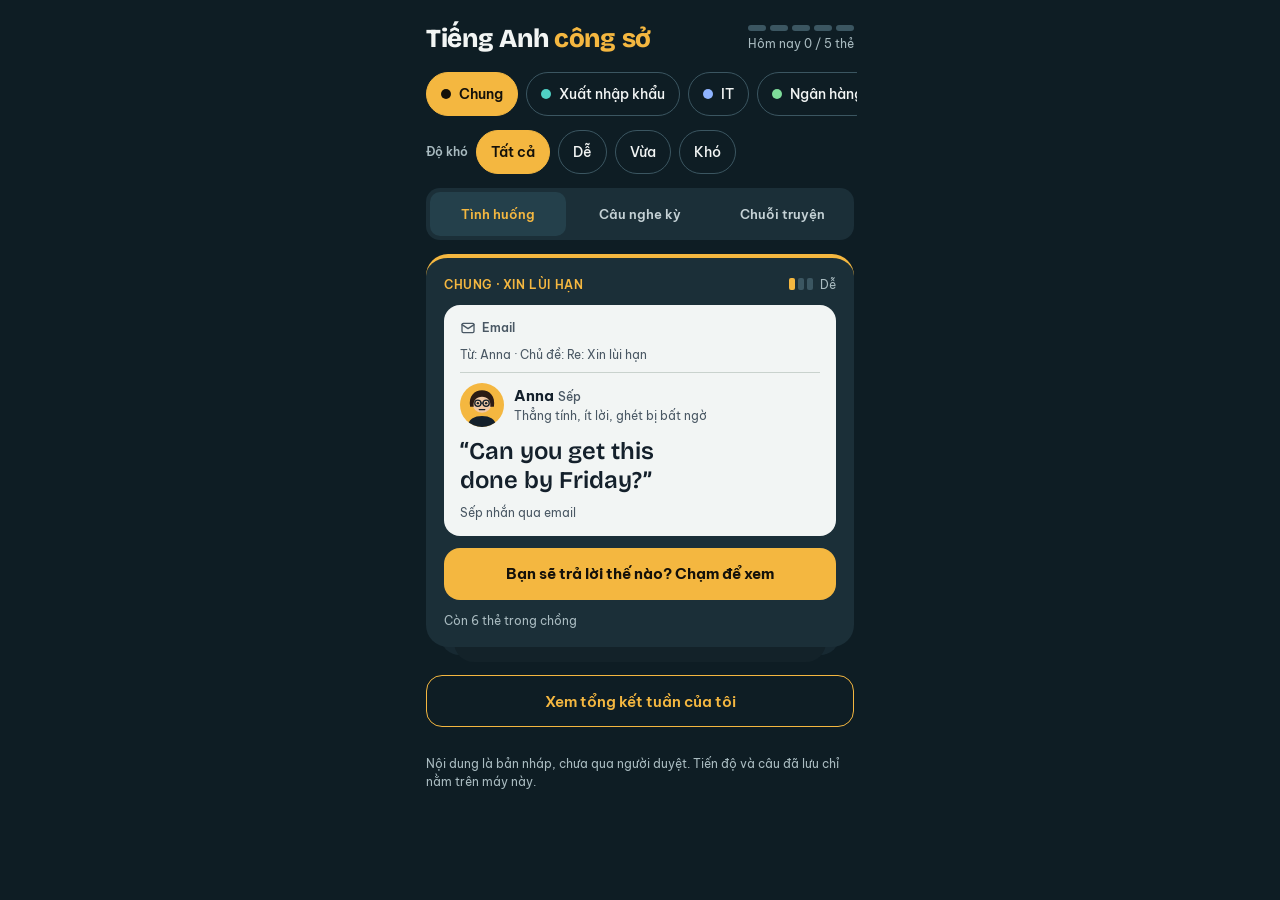
<file: office-english/index.html>
<!DOCTYPE html>
<html lang="vi">
<head>
<meta charset="utf-8">
<meta name="viewport" content="width=device-width, initial-scale=1">
<title>Tiếng Anh công sở: bản thử</title>
<link rel="manifest" href="manifest.webmanifest">
<meta name="theme-color" content="#0E1D24">
<link rel="icon" type="image/png" sizes="192x192" href="icons/icon-192.png">
<link rel="apple-touch-icon" href="icons/apple-touch-icon.png">
<meta name="apple-mobile-web-app-capable" content="yes">
<meta name="mobile-web-app-capable" content="yes">
<meta name="apple-mobile-web-app-status-bar-style" content="black-translucent">
<meta name="apple-mobile-web-app-title" content="TA công sở">
<link href="https://fonts.googleapis.com/css2?family=Be+Vietnam+Pro:wght@400;500;600;700&family=Bricolage+Grotesque:opsz,wght@12..96,600;12..96,800&display=swap" rel="stylesheet">
<style>
:root {
  /* Giao diện tối kiểu widget: chồng thẻ vuốt được, màu riêng từng ngành, khung riêng theo kênh liên lạc */
  --bg: #0E1D24;
  --card: #1B2F38;
  --card-2: #24404B;
  --line: #3B5661;
  --text: #F2F5F4;
  --muted: #A9BBC0;
  --soft: #C5D2D6;
  --accent: #F4B740;
  --accent-ink: #14110A;
  --paper: #F2F5F4;
  --paper-ink: #14202B;
  --font: 'Be Vietnam Pro', system-ui, -apple-system, 'Segoe UI', sans-serif;
  --display: 'Bricolage Grotesque', 'Be Vietnam Pro', system-ui, sans-serif;
  color-scheme: dark;
}
* { box-sizing: border-box; }
html, body { margin: 0; }
body { background: var(--bg); color: var(--text); font-family: var(--font); font-size: 15px; line-height: 1.45; }
main { max-width: 460px; margin: 0 auto; padding: 20px 16px 40px; display: flex; flex-direction: column; gap: 14px; }
button { font-family: inherit; cursor: pointer; }
button:focus-visible { outline: 3px solid var(--accent); outline-offset: 2px; }

.top { display: flex; justify-content: space-between; align-items: center; gap: 12px; }
h1 { margin: 0; font-family: var(--display); font-size: 26px; font-weight: 800; letter-spacing: -0.3px; }
h1 em { font-style: normal; color: var(--accent); transition: color .3s; }
.goal { display: flex; flex-direction: column; gap: 4px; align-items: flex-end; }
.goal-label { font-size: 12px; color: var(--muted); font-variant-numeric: tabular-nums; }
.goal-bar { display: flex; gap: 4px; }
.goal-bar i { width: 18px; height: 6px; border-radius: 3px; background: var(--line); transition: background .3s; }
.goal-bar i.on { background: var(--accent); }

.row { display: flex; gap: 8px; overflow-x: auto; scrollbar-width: none; padding: 3px; margin: -3px; align-items: center; }
.row::-webkit-scrollbar { display: none; }
.row-label { flex-shrink: 0; font-size: 12px; font-weight: 600; color: var(--muted); }
.chip { flex-shrink: 0; min-height: 44px; padding: 0 14px; border: 1px solid var(--line); border-radius: 22px; background: transparent; color: var(--text); font-size: 14px; font-weight: 500; display: flex; align-items: center; gap: 8px; }
.chip i { width: 10px; height: 10px; border-radius: 5px; background: var(--dot); }
.chip[aria-pressed="true"] { background: var(--dot, var(--accent)); border-color: var(--dot, var(--accent)); color: var(--accent-ink); font-weight: 600; }
.chip[aria-pressed="true"] i { background: var(--accent-ink); }
.tabs { display: grid; grid-template-columns: repeat(3, minmax(0, 1fr)); gap: 6px; background: var(--card); border-radius: 14px; padding: 4px; }
.tab { min-height: 44px; border: 0; border-radius: 10px; background: transparent; color: var(--soft); font-size: 13px; font-weight: 600; }
.tab[aria-selected="true"] { background: var(--card-2); color: var(--accent); }

/* Chồng thẻ */
.deck { position: relative; margin-bottom: 14px; }
.deck::before, .deck::after { content: ''; position: absolute; left: 14px; right: 14px; bottom: -8px; height: 40px; border-radius: 22px; background: #172932; }
.deck::after { left: 28px; right: 28px; bottom: -15px; background: #132229; }
.card { position: relative; z-index: 1; background: var(--card); border-radius: 22px; padding: 18px; display: flex; flex-direction: column; gap: 12px; border-top: 4px solid var(--accent); touch-action: pan-y; }
.card.dragging { transition: none; user-select: none; }
.card.settle { transition: transform .22s ease-out; }
.stamp { position: absolute; top: 18px; z-index: 2; padding: 4px 12px; border: 3px solid; border-radius: 10px; font-family: var(--display); font-weight: 800; font-size: 20px; opacity: 0; pointer-events: none; background: var(--card); }
.stamp.know { left: 16px; color: var(--accent); transform: rotate(-10deg); }
.stamp.again { right: 16px; color: var(--paper); transform: rotate(10deg); }
.head { display: flex; justify-content: space-between; align-items: center; gap: 8px; }
.eyebrow { font-size: 12px; font-weight: 600; letter-spacing: .6px; color: var(--accent); text-transform: uppercase; }
.count { font-size: 12px; color: var(--muted); font-variant-numeric: tabular-nums; }
.lvl { display: inline-flex; align-items: center; gap: 3px; font-size: 12px; color: var(--muted); flex-shrink: 0; }
.lvl i { width: 6px; height: 12px; border-radius: 2px; background: var(--line); }
.lvl i.on { background: var(--accent); }
.lvl span { margin-left: 4px; }

/* Khung theo kênh liên lạc */
.scene { display: flex; flex-direction: column; gap: 10px; border-radius: 16px; }
.scene-bar { display: flex; align-items: center; gap: 6px; font-size: 12px; font-weight: 600; color: var(--muted); }
.scene-bar svg { flex-shrink: 0; }
.person { display: flex; align-items: center; gap: 10px; }
.avatar { width: 44px; height: 44px; flex-shrink: 0; border-radius: 22px; overflow: hidden; }
.avatar svg { display: block; width: 100%; height: 100%; }
.who-name { font-weight: 700; font-size: 15px; }
.who-name small { font-weight: 500; font-size: 12px; color: var(--muted); margin-left: 4px; }
.trait { font-size: 12px; color: var(--muted); }
.from { font-size: 12px; color: var(--muted); }
.quote { font-family: var(--display); font-size: 24px; font-weight: 600; line-height: 1.2; margin: 0; text-wrap: balance; }
.scene.email { background: var(--paper); color: var(--paper-ink); padding: 14px 16px; }
.scene.email .scene-bar, .scene.email .trait, .scene.email .from, .scene.email .who-name small { color: #4A5864; }
.mail-meta { font-size: 12px; border-bottom: 1px solid #C9D2CD; padding-bottom: 8px; color: #4A5864; }
.scene.chat .quote { background: var(--card-2); padding: 14px 16px; border-radius: 20px 20px 20px 6px; align-self: flex-start; }
.scene.meeting { background: #0A1419; border: 1px solid var(--line); padding: 14px 16px; }
.scene.meeting .scene-bar::after { content: ''; width: 8px; height: 8px; border-radius: 4px; background: #FF7A6B; margin-left: auto; }
.scene.meeting .quote { background: rgba(255, 255, 255, .08); padding: 10px 12px; border-radius: 8px; font-size: 21px; }
.scene.call { background: var(--card-2); padding: 14px 16px; }
.wave { display: flex; align-items: center; gap: 3px; height: 22px; }
.wave i { width: 4px; border-radius: 2px; background: var(--accent); height: 30%; }
.wave i:nth-child(3n) { height: 100%; } .wave i:nth-child(3n+1) { height: 55%; }
.scene.live .quote { border: 2px solid var(--accent); padding: 12px 16px; border-radius: 6px 20px 20px 20px; }

.context { font-family: var(--display); font-size: 21px; font-weight: 600; line-height: 1.25; margin: 0; }
.primary { min-height: 52px; border: 0; border-radius: 16px; background: var(--accent); color: var(--accent-ink); font-size: 15px; font-weight: 700; padding: 0 14px; }
.ghost { min-height: 52px; border: 1px solid var(--accent); border-radius: 16px; background: transparent; color: var(--accent); font-size: 15px; font-weight: 600; padding: 0 14px; }
.grade { display: grid; grid-template-columns: repeat(2, minmax(0, 1fr)); gap: 8px; }
.again-btn { min-height: 52px; border: 1px solid var(--soft); border-radius: 16px; background: transparent; color: var(--text); font-size: 15px; font-weight: 600; }
.list { display: flex; flex-direction: column; gap: 8px; }
.ans { background: var(--card-2); border: 2px solid transparent; border-radius: 14px; padding: 12px 14px; display: flex; flex-direction: column; gap: 4px; }
.ans.chosen { border-color: var(--accent); }
.tag { font-size: 12px; font-weight: 600; color: var(--accent); }
.en { font-size: 16px; font-weight: 500; line-height: 1.6; }
.blank { display: inline-block; min-width: 44px; min-height: 28px; vertical-align: baseline; padding: 0 10px; border: 2px dashed var(--accent); border-radius: 8px; background: transparent; color: var(--accent); font-size: 13px; font-weight: 600; letter-spacing: 2px; }
.en b { font-weight: 700; color: var(--accent); }
.note { font-size: 12px; color: var(--soft); }
.react { margin-top: 6px; padding: 10px 12px; border-radius: 12px 12px 12px 4px; background: var(--bg); font-size: 14px; }
.react small { display: block; font-size: 12px; color: var(--muted); }
.ans-actions { display: flex; gap: 8px; margin-top: 6px; flex-wrap: wrap; }
.mini { min-height: 44px; padding: 0 12px; border: 1px solid var(--line); border-radius: 10px; background: transparent; color: var(--text); font-size: 13px; font-weight: 500; }
.mini[aria-pressed="true"] { border-color: var(--accent); color: var(--accent); }
.mini.use { border-color: var(--accent); color: var(--accent); font-weight: 600; }
.hint { font-size: 13px; color: var(--muted); }
.opt { min-height: 52px; text-align: left; padding: 10px 14px; border: 2px solid var(--line); border-radius: 14px; background: var(--card-2); color: var(--text); font-size: 15px; font-weight: 500; display: flex; flex-direction: column; gap: 4px; }
.opt.is-odd { border-color: var(--accent); background: color-mix(in srgb, var(--accent) 18%, var(--card-2)); }
.opt.is-odd span:last-child { text-decoration: underline wavy var(--accent); text-underline-offset: 4px; }
.opt.is-picked { border-color: var(--muted); }
.verdict { font-family: var(--display); font-size: 17px; font-weight: 800; }
.streak { font-size: 12px; color: var(--muted); font-variant-numeric: tabular-nums; }
.steps { display: grid; grid-template-columns: repeat(5, minmax(0, 1fr)); gap: 6px; }
.step { height: 6px; border-radius: 3px; background: var(--line); }
.step.done { background: var(--accent); }
.step.now { background: var(--text); }
.recap { background: var(--card-2); border-radius: 14px; padding: 12px 14px; font-size: 13px; color: var(--soft); }
.cheer { align-items: center; text-align: center; padding: 28px 18px; }
.cheer .big { font-family: var(--display); font-weight: 800; font-size: 54px; line-height: 1; color: var(--accent); }
.cheer p { margin: 0; color: var(--soft); }
.empty { color: var(--soft); font-size: 14px; margin: 0; }
.saved h2 { margin: 0; font-family: var(--display); font-size: 17px; font-weight: 800; }
.saved { display: flex; flex-direction: column; gap: 8px; }
.saved-item { background: var(--card); border-radius: 12px; padding: 10px 14px; font-size: 14px; }
footer { color: var(--muted); font-size: 12px; }

/* Gợi ý cài app */
.install { display: flex; align-items: center; gap: 12px; background: var(--card); border: 1px solid var(--line); border-radius: 16px; padding: 12px 14px; }
.install[hidden] { display: none; }
.install img { width: 40px; height: 40px; border-radius: 10px; flex-shrink: 0; }
.install-text { flex: 1; min-width: 0; font-size: 13px; color: var(--soft); }
.install-text b { display: block; color: var(--text); font-size: 14px; }
.install .mini { flex-shrink: 0; }
.install .x { min-width: 44px; padding: 0; border: 0; font-size: 20px; color: var(--muted); }
@supports (padding: env(safe-area-inset-top)) { main { padding-top: max(20px, env(safe-area-inset-top)); padding-bottom: max(40px, env(safe-area-inset-bottom)); } }

/* Tổng kết tuần */
.sheet { position: fixed; inset: 0; z-index: 10; background: rgba(5, 12, 16, .88); display: flex; flex-direction: column; align-items: center; justify-content: center; gap: 12px; padding: 16px; }
.sheet[hidden] { display: none; }
.sheet img { max-width: min(100%, 360px); max-height: 70vh; border-radius: 16px; }
.sheet p { margin: 0; font-size: 13px; color: var(--soft); text-align: center; max-width: 34ch; }

@media (prefers-reduced-motion: no-preference) {
  .card.deal { animation: deal .38s cubic-bezier(.2, .9, .3, 1.2); }
  .card.shake { animation: shake .35s; }
  .list.fresh > * { animation: rise .32s ease-out backwards; }
  .list.fresh > *:nth-child(2) { animation-delay: .09s; }
  .list.fresh > *:nth-child(3) { animation-delay: .18s; }
  .react { animation: rise .3s ease-out; }
  .wave i { animation: wave 1.1s ease-in-out infinite alternate; }
  .wave i:nth-child(2n) { animation-delay: .25s; } .wave i:nth-child(3n) { animation-delay: .5s; }
  .primary:active, .ghost:active { transform: scale(.98); }
}
@keyframes deal { from { transform: translateY(18px) rotate(-2deg) scale(.96); opacity: .3; } to { transform: none; opacity: 1; } }
@keyframes rise { from { transform: translateY(10px); opacity: 0; } to { transform: none; opacity: 1; } }
@keyframes shake { 20% { transform: translateX(-6px); } 50% { transform: translateX(5px); } 80% { transform: translateX(-3px); } }
@keyframes wave { from { transform: scaleY(.5); } to { transform: scaleY(1); } }
</style>
</head>
<body>
<main id="app">
  <div class="top">
    <h1>Tiếng Anh <em>công sở</em></h1>
    <div class="goal" aria-live="polite">
      <div class="goal-bar" id="goal-bar" aria-hidden="true"></div>
      <div class="goal-label" id="goal-label"></div>
    </div>
  </div>

  <div class="install" id="install" hidden>
    <img src="icons/icon-192.png" alt="">
    <div class="install-text" id="install-text"></div>
    <button class="mini use" id="install-btn" hidden>Cài đặt</button>
    <button class="mini x" id="install-close" aria-label="Ẩn gợi ý cài đặt">×</button>
  </div>

  <div class="row" id="packs" role="group" aria-label="Chọn ngành"></div>
  <div class="row" id="levels" role="group" aria-label="Chọn độ khó"></div>

  <div class="tabs" role="tablist" aria-label="Dạng nội dung">
    <button class="tab" role="tab" data-mode="qa" id="tab-qa">Tình huống</button>
    <button class="tab" role="tab" data-mode="odd" id="tab-odd">Câu nghe kỳ</button>
    <button class="tab" role="tab" data-mode="story" id="tab-story">Chuỗi truyện</button>
  </div>

  <div class="deck"><section class="card" id="card" aria-live="polite"></section></div>

  <button class="ghost" data-act="summary">Xem tổng kết tuần của tôi</button>

  <section class="saved" id="saved"></section>

  <footer>Nội dung là bản nháp, chưa qua người duyệt. Tiến độ và câu đã lưu chỉ nằm trên máy này.</footer>
</main>

<div class="sheet" id="sheet" role="dialog" aria-modal="true" aria-label="Tổng kết tuần" hidden>
  <img id="sheet-img" alt="Thẻ tổng kết tuần">
  <p>Giữ ngón tay trên ảnh để lưu, hoặc chụp màn hình để chia sẻ.</p>
  <button class="primary" data-act="close-summary" style="align-self: center; padding: 0 28px">Đóng</button>
</div>

<script src="content.js"></script>
<script src="reactions.js"></script>
<script>
(function () {
  var C = window.CONTENT, R = window.REACTIONS || { qa: [], story: [] };
  var COLORS = { chung: '#F4B740', xnk: '#4FD1C5', it: '#8FB4FF', bank: '#7EDC9A', dulich: '#FF9D7A' };
  var LEVELS = ['', 'Dễ', 'Vừa', 'Khó'];
  var GOAL = 5, DAY = 86400000;
  // Dàn nhân vật cố định, xuất hiện xuyên suốt các tình huống
  var CAST = {
    anna: { name: 'Anna', role: 'Sếp', trait: 'Thẳng tính, ít lời, ghét bị bất ngờ' },
    daniel: { name: 'Daniel', role: 'Khách hàng', trait: 'Kỹ tính nhưng công bằng' },
    tom: { name: 'Tom', role: 'Đồng nghiệp', trait: 'Thân thiện, hay nhờ vả' },
    emma: { name: 'Emma', role: 'Khách lẻ', trait: 'Lịch sự, sốt ruột khi phải chờ' },
    kevin: { name: 'Kevin', role: 'Đối tác', trait: 'Nói nhanh, vào việc ngay' }
  };
  var CHANNELS = { email: 'Email', chat: 'Tin nhắn', meeting: 'Cuộc họp', call: 'Cuộc gọi', live: 'Nói trực tiếp' };

  var qaAll = C.items.filter(function (it) { return it.type === 'qa'; });
  var state = { pack: 'chung', level: 0, mode: 'qa', idx: 0, queue: [], revealed: false, picked: null, chosen: null, unmasked: {}, ep: 0, seen: 0, streak: 0, cheer: false, cheered: 0 };
  var saved = load('oe_saved', []), prog = load('oe_prog', {}), stats = load('oe_stats', {});
  var $card = document.getElementById('card');

  function load(k, d) { try { return JSON.parse(localStorage.getItem(k)) || d; } catch (e) { return d; } }
  function store(k, v) { try { localStorage.setItem(k, JSON.stringify(v)); } catch (e) {} }
  function esc(s) { return String(s).replace(/[&<>"]/g, function (c) { return { '&': '&amp;', '<': '&lt;', '>': '&gt;', '"': '&quot;' }[c]; }); }
  function packName(id) { for (var i = 0; i < C.packs.length; i++) if (C.packs[i].id === id) return C.packs[i].name; return id; }
  function keyOf(it) { return it.type + ':' + (it.quote || it.context); }

  // Thống kê theo tuần, tính từ thứ Hai
  (function () {
    var d = new Date(); d.setHours(0, 0, 0, 0); d.setDate(d.getDate() - ((d.getDay() + 6) % 7));
    var wk = d.toISOString().slice(0, 10);
    if (stats.week !== wk) stats = { week: wk, seen: 0, known: 0, review: 0, best: 0 };
  })();
  function bump(k) { stats[k] = (stats[k] || 0) + 1; store('oe_stats', stats); }

  // ----- Nhân vật và kênh liên lạc, suy ra từ dòng mô tả người gửi -----
  function castOf(it) {
    var f = it.from || '';
    if (it.who) return it.who;
    if (/Sếp|Quản lý|Hội sở/.test(f)) return 'anna';
    if (/Forwarder|Kiểm toán/.test(f)) return 'kevin';
    if (/Khách/.test(f)) return (it.pack === 'dulich' || /quầy|gọi điện/.test(f)) ? 'emma' : 'daniel';
    return 'tom';
  }
  function channelOf(f) {
    if (/email|viết/i.test(f)) return 'email';
    if (/họp/i.test(f)) return 'meeting';
    if (/gọi/i.test(f)) return 'call';
    if (/chat|nhắn|báo/i.test(f)) return 'chat';
    return 'live';
  }
  function face(id) {
    var s = { anna: ['#F4B740', '#F1C9A5', '#2B1B14'], daniel: ['#4FD1C5', '#E8B58F', '#5A3A22'], tom: ['#8FB4FF', '#F3D2B3', '#B5652B'], emma: ['#FF9D7A', '#F6D7BD', '#E2B24B'], kevin: ['#7EDC9A', '#C98F67', '#1E1E1E'] }[id];
    var hair = {
      anna: '<path d="M11 26c-2-12 5-18 13-18s15 6 13 18l-4 0c1-7-3-11-9-11s-10 4-9 11z" fill="' + s[2] + '"/><circle cx="19.5" cy="22" r="3.4" fill="none" stroke="#14202B" stroke-width="1.4"/><circle cx="28.5" cy="22" r="3.4" fill="none" stroke="#14202B" stroke-width="1.4"/><path d="M22.9 22h2.2" stroke="#14202B" stroke-width="1.4"/>',
      daniel: '<path d="M14 18c0-7 5-10 10-10s10 3 10 10c-3-3-6-4-10-4s-7 1-10 4z" fill="' + s[2] + '"/><path d="M16.5 18.5l5 1.2M31.5 18.5l-5 1.2" stroke="' + s[2] + '" stroke-width="1.6" stroke-linecap="round"/>',
      tom: '<circle cx="16" cy="13" r="4.5" fill="' + s[2] + '"/><circle cx="22" cy="10" r="5" fill="' + s[2] + '"/><circle cx="28" cy="10.5" r="5" fill="' + s[2] + '"/><circle cx="33" cy="14" r="4.2" fill="' + s[2] + '"/>',
      emma: '<path d="M12 36c-3-16 3-27 12-27s15 11 12 27l-5-2c2-10 0-18-7-18s-9 8-7 18z" fill="' + s[2] + '"/><path d="M8 14h32" stroke="#14202B" stroke-width="3" stroke-linecap="round"/><path d="M15 14c1-6 5-8 9-8s8 2 9 8z" fill="#14202B"/>',
      kevin: '<path d="M14 17c1-6 5-9 10-9s9 3 10 9z" fill="' + s[2] + '"/><path d="M12 23c0-9 5-14 12-14s12 5 12 14" fill="none" stroke="#14202B" stroke-width="1.8"/><rect x="10" y="21" width="4" height="7" rx="2" fill="#14202B"/><path d="M12 28c1 4 5 6 9 6" fill="none" stroke="#14202B" stroke-width="1.4"/>'
    }[id];
    var mouth = { anna: 'M21 29h6', daniel: 'M21 29.5c2-1 4-1 6 0', tom: 'M19.5 27.5c2.5 3.5 6.5 3.5 9 0', emma: 'M21 28c2 1.6 4 1.6 6 0', kevin: 'M20.5 28c2 2 5 2 7 0' }[id];
    return '<svg viewBox="0 0 48 48" aria-hidden="true"><rect width="48" height="48" fill="' + s[0] + '"/><path d="M8 50c0-10 7-14 16-14s16 4 16 14z" fill="#14202B"/><circle cx="24" cy="22" r="10.5" fill="' + s[1] + '"/>' +
      '<circle cx="19.5" cy="22" r="1.3" fill="#14202B"/><circle cx="28.5" cy="22" r="1.3" fill="#14202B"/><path d="' + mouth + '" fill="none" stroke="#14202B" stroke-width="1.5" stroke-linecap="round"/>' + hair + '</svg>';
  }
  function chanIcon(ch) {
    var p = { email: '<rect x="3" y="5" width="18" height="14" rx="2"/><path d="M3 7l9 6 9-6"/>', chat: '<path d="M4 5h16v11H9l-5 4z"/>', meeting: '<rect x="3" y="6" width="13" height="12" rx="2"/><path d="M16 10l5-3v10l-5-3z"/>', call: '<path d="M6 3h4l1 5-2.500 1.500a12 12 0 0 0 6 6L16 13l5 1v4a2 2 0 0 1-2 2A16 16 0 0 1 4 5a2 2 0 0 1 2-2z"/>', live: '<circle cx="12" cy="8" r="4"/><path d="M4 21c0-5 4-7 8-7s8 2 8 7"/>' }[ch];
    return '<svg width="16" height="16" viewBox="0 0 24 24" fill="none" stroke="currentColor" stroke-width="2" stroke-linecap="round" stroke-linejoin="round" aria-hidden="true">' + p + '</svg>';
  }
  function sceneHtml(it, subject) {
    var ch = channelOf(it.from), id = castOf(it), c = CAST[id];
    var h = '<div class="scene ' + ch + '"><div class="scene-bar">' + chanIcon(ch) + '<span>' + CHANNELS[ch] + '</span></div>';
    if (ch === 'email') h += '<div class="mail-meta">Từ: ' + c.name + ' · Chủ đề: Re: ' + esc(subject) + '</div>';
    h += '<div class="person"><div class="avatar">' + face(id) + '</div><div><div class="who-name">' + c.name + '<small>' + c.role + '</small></div><div class="trait">' + c.trait + '</div></div></div>';
    if (ch === 'call') h += '<div class="wave" aria-hidden="true"><i></i><i></i><i></i><i></i><i></i><i></i><i></i><i></i><i></i><i></i><i></i><i></i></div>';
    return h + '<p class="quote">“' + esc(it.quote) + '”</p><div class="from">' + esc(it.from) + '</div></div>';
  }
  function lvlHtml(n) {
    if (!n) return '';
    return '<span class="lvl" aria-label="Mức độ: ' + LEVELS[n] + '"><i class="on"></i><i class="' + (n > 1 ? 'on' : '') + '"></i><i class="' + (n > 2 ? 'on' : '') + '"></i><span>' + LEVELS[n] + '</span></span>';
  }

  // ----- Chồng thẻ tình huống: thẻ cần ôn đến hạn lên trước, thẻ đã biết ẩn 7 ngày -----
  function qaPool() {
    return qaAll.filter(function (it) { return (it.pack === state.pack || it.pack === 'chung') && (!state.level || it.level === state.level); });
  }
  function buildQueue() {
    var now = Date.now();
    function rank(it) { var p = prog[keyOf(it)]; if (!p) return 1; if (p.s === 'review') return now - p.t > 2 * DAY ? 0 : 2; return 3; }
    state.queue = qaPool().filter(function (it) { var p = prog[keyOf(it)]; return !(p && p.s === 'known' && now - p.t < 7 * DAY); })
      .sort(function (a, b) { return rank(a) - rank(b) || (a.pack === state.pack ? 0 : 1) - (b.pack === state.pack ? 0 : 1); });
  }
  function grade(known) {
    var it = state.queue.shift(); if (!it) return;
    prog[keyOf(it)] = { s: known ? 'known' : 'review', t: Date.now() }; store('oe_prog', prog);
    bump(known ? 'known' : 'review');
    if (!known) state.queue.splice(Math.min(3, state.queue.length), 0, it); // gặp lại sau 3 thẻ
    advance();
  }

  // Che cụm từ quan trọng: lấy cụm trong ngoặc kép ở ghi chú nếu nó có trong câu tiếng Anh
  function keyPhrase(a) {
    var m, re = /“([^”]+)”/g, low = a.en.toLowerCase();
    while ((m = re.exec(a.note))) { var i = low.indexOf(m[1].toLowerCase()); if (m[1].length >= 3 && i !== -1) return [i, m[1].length]; }
    return null;
  }
  function answersHtml(answers, reactions, fresh) {
    var h = '<div class="hint">Chạm ô trống để hiện cụm từ bị che. Bấm “Nghe” nếu muốn đoán bằng tai.</div><div class="list' + (fresh ? ' fresh' : '') + '">';
    h += answers.map(function (a, k) {
      var on = saved.indexOf(a.en) !== -1, chosen = state.chosen === k, kp = keyPhrase(a), open = !kp || state.unmasked[k];
      var en = !kp ? esc(a.en) : esc(a.en.slice(0, kp[0])) + (open ? '<b>' + esc(a.en.substr(kp[0], kp[1])) + '</b>'
        : '<button class="blank" data-unmask="' + k + '" aria-label="Hiện cụm từ bị che">···</button>') + esc(a.en.slice(kp[0] + kp[1]));
      return '<div class="ans' + (chosen ? ' chosen' : '') + '"><div class="tag">' + esc(a.tag) + '</div><div class="en">' + en + '</div>' +
        (open ? '<div class="note">' + esc(a.note) + '</div>' : '') +
        (chosen && reactions && reactions[k] ? '<div class="react"><small>Họ đáp lại</small>' + esc(reactions[k]) + '</div>' : '') +
        '<div class="ans-actions">' + (chosen ? '' : '<button class="mini use" data-choose="' + k + '">Tôi sẽ gửi câu này</button>') +
        '<button class="mini" data-speak="' + esc(a.en) + '">Nghe</button>' +
        '<button class="mini" data-save="' + esc(a.en) + '" aria-pressed="' + on + '">' + (on ? 'Đã lưu' : 'Lưu') + '</button></div></div>';
    }).join('');
    return h + '</div>';
  }

  function renderQa(fresh) {
    var it = state.queue[0];
    if (!it) {
      var total = qaPool().length;
      return '<div class="eyebrow">Hết thẻ</div><p class="context">' + (total ? 'Bạn đã xem hết thẻ ở mức này.' : 'Chưa có thẻ nào ở mức này.') + '</p>' +
        (total ? '<p class="empty">Thẻ đã biết sẽ ẩn 7 ngày. Thẻ cần ôn sẽ quay lại sau 2 ngày.</p><button class="primary" data-act="restart">Xem lại tất cả từ đầu</button>' : '<p class="empty">Hãy chọn mức khác hoặc “Tất cả”.</p>');
    }
    var due = prog[keyOf(it)] && prog[keyOf(it)].s === 'review';
    var h = '<div class="stamp know" aria-hidden="true">ĐÃ BIẾT</div><div class="stamp again" aria-hidden="true">CẦN ÔN</div>' +
      '<div class="head"><div class="eyebrow">' + esc(packName(it.pack)) + ' · ' + esc(it.group) + (due ? ' · ôn lại' : '') + '</div>' + lvlHtml(it.level) + '</div>' + sceneHtml(it, it.group);
    if (!state.revealed) h += '<button class="primary" data-act="reveal">Bạn sẽ trả lời thế nào? Chạm để xem</button><div class="count">Còn ' + state.queue.length + ' thẻ trong chồng</div>';
    else h += answersHtml(it.answers, R.qa[qaAll.indexOf(it)], fresh) +
      '<div class="grade"><button class="again-btn" data-act="again">Cần ôn lại</button><button class="primary" data-act="know">Đã biết</button></div>' +
      '<div class="hint">Hoặc vuốt thẻ: sang phải là đã biết, sang trái là cần ôn lại.</div>';
    return h;
  }

  function oddPool() { return C.items.filter(function (it) { return it.type === 'odd' && (!state.level || it.level === state.level); }); }
  function renderOdd() {
    var items = oddPool();
    if (!items.length) return '<div class="eyebrow">Câu nào nghe kỳ?</div><p class="empty">Chưa có câu nào ở mức này. Hãy chọn mức khác hoặc “Tất cả”.</p>';
    var it = items[state.idx % items.length], answered = state.picked !== null;
    var h = '<div class="head"><div class="eyebrow">Câu nào nghe kỳ? · ' + (state.idx % items.length + 1) + ' / ' + items.length + '</div>' + lvlHtml(it.level) + '</div>' +
      '<p class="context">' + esc(it.context) + '</p><div class="list">' +
      it.texts.map(function (t, k) {
        var cls = 'opt' + (answered && k === it.odd ? ' is-odd' : '') + (answered && k === state.picked && k !== it.odd ? ' is-picked' : '');
        return '<button class="' + cls + '" data-pick="' + k + '"' + (answered ? ' disabled' : '') + '>' +
          (answered && k === it.odd ? '<span class="tag">Câu nghe kỳ</span>' : '') + '<span>' + esc(t) + '</span></button>';
      }).join('') + '</div>';
    if (!answered) h += '<div class="hint">Chạm vào câu bạn thấy không tự nhiên.</div>';
    else h += '<div class="ans"><div class="verdict">' + (state.picked === it.odd ? 'Bạn chọn đúng.' : 'Chưa đúng.') + '</div><div class="note">' + esc(it.why) + '</div>' +
      '<div class="streak">Chuỗi trả lời đúng liên tiếp: ' + state.streak + '</div></div>' +
      '<button class="primary" data-act="next">Câu tiếp theo</button>';
    return h;
  }

  function renderStory(fresh) {
    var st = C.items.filter(function (it) { return it.type === 'story' && it.pack === state.pack; })[0];
    if (!st) return '<div class="eyebrow">Chuỗi truyện</div><p class="empty">Gói ' + esc(packName(state.pack)) + ' chưa có chuỗi truyện. Bản thử hiện chỉ có một truyện ở gói Xuất nhập khẩu.</p>';
    var n = st.episodes.length, cur = state.ep % n, ep = st.episodes[cur];
    var steps = st.episodes.map(function (_, k) { return '<div class="step' + (k < cur ? ' done' : k === cur ? ' now' : '') + '"></div>'; }).join('');
    var h = '<div class="head"><div class="eyebrow">Chuỗi truyện · Tập ' + (cur + 1) + ' / ' + n + '</div><div class="count">' + esc(ep.day) + '</div></div>' +
      '<p class="context">' + esc(st.title) + '</p><div class="steps" role="img" aria-label="Đang ở tập ' + (cur + 1) + ' trên ' + n + '">' + steps + '</div>' +
      '<div class="recap">' + esc(ep.recap) + '</div>' + sceneHtml({ from: ep.from, quote: ep.quote, pack: st.pack }, st.title);
    if (!state.revealed) h += '<button class="primary" data-act="reveal">Bạn mở lời thế nào? Chạm để xem</button>';
    else h += answersHtml(ep.answers, R.story[cur], fresh) + '<button class="ghost" data-act="nextep">' + (cur + 1 < n ? 'Sang tập ' + (cur + 2) + ': ' + esc(st.episodes[cur + 1].day) : 'Xem lại từ tập 1') + '</button>';
    return h;
  }

  function renderCheer() {
    return '<div class="big">' + state.seen + '</div><div class="verdict">thẻ hôm nay. Đạt mục tiêu!</div>' +
      '<p>' + (saved.length ? 'Sổ tay của bạn đang có ' + saved.length + ' câu.' : 'Lưu lại câu bạn thích để dùng khi cần.') + '</p>' +
      '<button class="primary" data-act="continue" style="align-self: stretch">Xem tiếp</button>';
  }

  // anim: 'deal' khi sang thẻ mới, 'fresh' khi vừa lật đáp án, 'shake' khi chọn sai
  function render(anim) {
    document.getElementById('app').style.setProperty('--accent', COLORS[state.pack] || COLORS.chung);
    document.getElementById('packs').innerHTML = C.packs.map(function (p) {
      return '<button class="chip" style="--dot: ' + COLORS[p.id] + '" data-pack="' + p.id + '" aria-pressed="' + (p.id === state.pack) + '"><i aria-hidden="true"></i>' + esc(p.name) + '</button>';
    }).join('');
    document.getElementById('levels').innerHTML = '<span class="row-label">Độ khó</span>' + ['Tất cả', 'Dễ', 'Vừa', 'Khó'].map(function (l, n) {
      return '<button class="chip" data-level="' + n + '" aria-pressed="' + (n === state.level) + '">' + l + '</button>';
    }).join('');
    ['qa', 'odd', 'story'].forEach(function (m) { document.getElementById('tab-' + m).setAttribute('aria-selected', String(m === state.mode)); });
    var done = Math.min(state.seen, GOAL), bar = '';
    for (var i = 0; i < GOAL; i++) bar += '<i class="' + (i < done ? 'on' : '') + '"></i>';
    document.getElementById('goal-bar').innerHTML = bar;
    document.getElementById('goal-label').textContent = 'Hôm nay ' + state.seen + ' / ' + GOAL + ' thẻ';

    var fresh = anim === 'fresh';
    $card.className = 'card' + (state.cheer ? ' cheer' : '');
    $card.style.transform = '';
    $card.innerHTML = state.cheer ? renderCheer() : state.mode === 'qa' ? renderQa(fresh) : state.mode === 'odd' ? renderOdd() : renderStory(fresh);
    if (anim === 'deal' || anim === 'shake') { void $card.offsetWidth; $card.classList.add(anim); }

    document.getElementById('saved').innerHTML = saved.length
      ? '<h2>Sổ tay của bạn (' + saved.length + ')</h2>' + saved.map(function (s) { return '<div class="saved-item">' + esc(s) + '</div>'; }).join('')
      : '';
  }

  function reset() { state.idx = 0; state.revealed = false; state.picked = null; state.chosen = null; state.unmasked = {}; state.ep = 0; state.cheer = false; buildQueue(); }
  // Sau mỗi 5 thẻ, chen một thẻ chúc mừng trước khi sang thẻ kế
  function advance() {
    state.revealed = false; state.picked = null; state.chosen = null; state.unmasked = {};
    if (state.seen >= GOAL && state.seen % GOAL === 0 && state.cheered !== state.seen) { state.cheered = state.seen; state.cheer = true; }
  }

  // ----- Thẻ tổng kết tuần, vẽ thành ảnh để lưu hoặc chụp màn hình -----
  function wrap(ctx, text, x, y, maxW, lh) {
    var words = text.split(' '), line = '';
    for (var i = 0; i < words.length; i++) {
      var t = line ? line + ' ' + words[i] : words[i];
      if (ctx.measureText(t).width > maxW && line) { ctx.fillText(line, x, y); y += lh; line = words[i]; } else line = t;
    }
    ctx.fillText(line, x, y); return y + lh;
  }
  function drawSummary() {
    var cv = document.createElement('canvas'); cv.width = 1080; cv.height = 1350;
    var x = cv.getContext('2d'), acc = COLORS[state.pack] || COLORS.chung;
    x.fillStyle = '#0E1D24'; x.fillRect(0, 0, 1080, 1350);
    x.fillStyle = acc; x.fillRect(0, 0, 1080, 18);
    x.fillStyle = '#F2F5F4'; x.font = '800 64px "Bricolage Grotesque", sans-serif'; x.fillText('Tuần của tôi với', 80, 170);
    x.fillStyle = acc; x.fillText('Tiếng Anh công sở', 80, 250);
    x.font = '800 300px "Bricolage Grotesque", sans-serif'; x.fillText(String(stats.seen || 0), 70, 580);
    x.fillStyle = '#F2F5F4'; x.font = '600 48px "Be Vietnam Pro", sans-serif'; x.fillText('thẻ tình huống đã xem', 80, 660);
    var rows = [[stats.known || 0, 'thẻ đã biết'], [stats.review || 0, 'thẻ cần ôn lại'], [stats.best || 0, 'câu đúng liên tiếp']];
    rows.forEach(function (r, i) {
      var cx = 80 + i * 310;
      x.fillStyle = '#1B2F38'; x.beginPath(); x.roundRect(cx, 730, 290, 190, 28); x.fill();
      x.fillStyle = acc; x.font = '800 84px "Bricolage Grotesque", sans-serif'; x.fillText(String(r[0]), cx + 28, 830);
      x.fillStyle = '#C5D2D6'; x.font = '500 30px "Be Vietnam Pro", sans-serif'; x.fillText(r[1], cx + 28, 885);
    });
    x.fillStyle = '#A9BBC0'; x.font = '600 32px "Be Vietnam Pro", sans-serif'; x.fillText(saved.length ? 'Câu tôi thích nhất tuần này' : 'Tuần này tôi chưa lưu câu nào', 80, 1020);
    if (saved.length) { x.fillStyle = '#F2F5F4'; x.font = '600 50px "Bricolage Grotesque", sans-serif'; wrap(x, '“' + saved[saved.length - 1] + '”', 80, 1095, 920, 64); }
    return cv.toDataURL('image/png');
  }
  function openSummary() {
    var show = function () { document.getElementById('sheet-img').src = drawSummary(); document.getElementById('sheet').hidden = false; };
    if (document.fonts && document.fonts.ready) document.fonts.ready.then(show); else show();
  }

  document.addEventListener('click', function (e) {
    var t = e.target.closest('button'); if (!t) return;
    var anim = null;
    if (t.dataset.pack) { state.pack = t.dataset.pack; reset(); anim = 'deal'; }
    else if (t.dataset.level !== undefined) { state.level = Number(t.dataset.level); reset(); anim = 'deal'; }
    else if (t.dataset.mode) { state.mode = t.dataset.mode; reset(); anim = 'deal'; }
    else if (t.dataset.act === 'reveal') { state.revealed = true; state.seen++; bump('seen'); anim = 'fresh'; }
    else if (t.dataset.act === 'know') { grade(true); anim = 'deal'; }
    else if (t.dataset.act === 'again') { grade(false); anim = 'deal'; }
    else if (t.dataset.act === 'restart') { qaPool().forEach(function (it) { delete prog[keyOf(it)]; }); store('oe_prog', prog); reset(); anim = 'deal'; }
    else if (t.dataset.act === 'next') { state.idx++; advance(); anim = 'deal'; }
    else if (t.dataset.act === 'nextep') { state.ep++; advance(); anim = 'deal'; }
    else if (t.dataset.act === 'continue') { state.cheer = false; anim = 'deal'; }
    else if (t.dataset.act === 'summary') { openSummary(); return; }
    else if (t.dataset.act === 'close-summary') { document.getElementById('sheet').hidden = true; return; }
    else if (t.dataset.unmask !== undefined) state.unmasked[t.dataset.unmask] = true;
    else if (t.dataset.choose !== undefined) { state.chosen = Number(t.dataset.choose); state.unmasked[t.dataset.choose] = true; }
    else if (t.dataset.pick !== undefined) {
      var items = oddPool(), it = items[state.idx % items.length];
      state.picked = Number(t.dataset.pick); state.seen++; bump('seen');
      if (state.picked === it.odd) { state.streak++; if (state.streak > (stats.best || 0)) { stats.best = state.streak; store('oe_stats', stats); } }
      else { state.streak = 0; anim = 'shake'; }
    }
    else if (t.dataset.save) { var i = saved.indexOf(t.dataset.save); if (i === -1) saved.push(t.dataset.save); else saved.splice(i, 1); store('oe_saved', saved); }
    else if (t.dataset.speak) {
      try { var u = new SpeechSynthesisUtterance(t.dataset.speak); u.lang = 'en-US'; u.rate = 0.9; speechSynthesis.cancel(); speechSynthesis.speak(u); } catch (err) {}
      return;
    } else return;
    render(anim);
  });

  // ----- Vuốt thẻ: chỉ khi thẻ tình huống đã lật đáp án -----
  var drag = null;
  function canSwipe() { return state.mode === 'qa' && state.revealed && !state.cheer && state.queue.length; }
  $card.addEventListener('pointerdown', function (e) {
    if (!canSwipe() || e.target.closest('button')) return;
    drag = { x: e.clientX, y: e.clientY, on: false, id: e.pointerId };
  });
  $card.addEventListener('pointermove', function (e) {
    if (!drag || e.pointerId !== drag.id) return;
    var dx = e.clientX - drag.x, dy = e.clientY - drag.y;
    if (!drag.on) {
      if (Math.abs(dx) < 10) return;
      if (Math.abs(dy) > Math.abs(dx)) { drag = null; return; }
      drag.on = true; $card.classList.remove('deal', 'settle'); $card.classList.add('dragging');
      try { $card.setPointerCapture(drag.id); } catch (err) {}
    }
    $card.style.transform = 'translateX(' + dx + 'px) rotate(' + (dx / 22) + 'deg)';
    var k = $card.querySelector('.stamp.know'), a = $card.querySelector('.stamp.again'), o = Math.min(1, Math.abs(dx) / 90);
    if (k) k.style.opacity = dx > 0 ? o : 0;
    if (a) a.style.opacity = dx < 0 ? o : 0;
  });
  function endDrag(e) {
    if (!drag || e.pointerId !== drag.id) return;
    var dx = e.clientX - drag.x, was = drag.on; drag = null;
    if (!was) return;
    $card.classList.remove('dragging'); $card.classList.add('settle');
    if (Math.abs(dx) > 90) {
      $card.style.transform = 'translateX(' + (dx > 0 ? 520 : -520) + 'px) rotate(' + (dx > 0 ? 18 : -18) + 'deg)';
      setTimeout(function () { grade(dx > 0); render('deal'); }, 200);
    } else {
      $card.style.transform = '';
      $card.querySelectorAll('.stamp').forEach(function (s) { s.style.opacity = 0; });
    }
  }
  $card.addEventListener('pointerup', endDrag);
  $card.addEventListener('pointercancel', endDrag);

  buildQueue();
  render('deal');
})();

// ----- PWA: chạy không cần mạng và gợi ý cài lên màn hình chính -----
(function () {
  if ('serviceWorker' in navigator && location.protocol !== 'file:') {
    navigator.serviceWorker.register('sw.js').catch(function () {});
  }
  var box = document.getElementById('install'), text = document.getElementById('install-text'), btn = document.getElementById('install-btn');
  var standalone = (window.matchMedia && matchMedia('(display-mode: standalone)').matches) || navigator.standalone === true;
  var dismissed = false;
  try { dismissed = localStorage.getItem('oe_install_hide') === '1'; } catch (e) {}
  if (standalone || dismissed) return;

  var ios = /iphone|ipad|ipod/i.test(navigator.userAgent) || (navigator.platform === 'MacIntel' && navigator.maxTouchPoints > 1);
  var deferred = null;
  if (ios) {
    text.innerHTML = '<b>Thêm vào màn hình chính</b>Mở bằng Safari, chạm nút Chia sẻ rồi chọn “Thêm vào MH chính”.';
    box.hidden = false;
  }
  window.addEventListener('beforeinstallprompt', function (e) {
    e.preventDefault(); deferred = e;
    text.innerHTML = '<b>Cài app lên điện thoại</b>Mở nhanh từ màn hình chính, dùng được cả khi không có mạng.';
    btn.hidden = false; box.hidden = false;
  });
  btn.addEventListener('click', function () {
    if (!deferred) return;
    deferred.prompt();
    deferred.userChoice.then(function () { deferred = null; box.hidden = true; });
  });
  document.getElementById('install-close').addEventListener('click', function () {
    box.hidden = true;
    try { localStorage.setItem('oe_install_hide', '1'); } catch (e) {}
  });
  window.addEventListener('appinstalled', function () { box.hidden = true; });
})();
</script>
</body>
</html>
</file>
